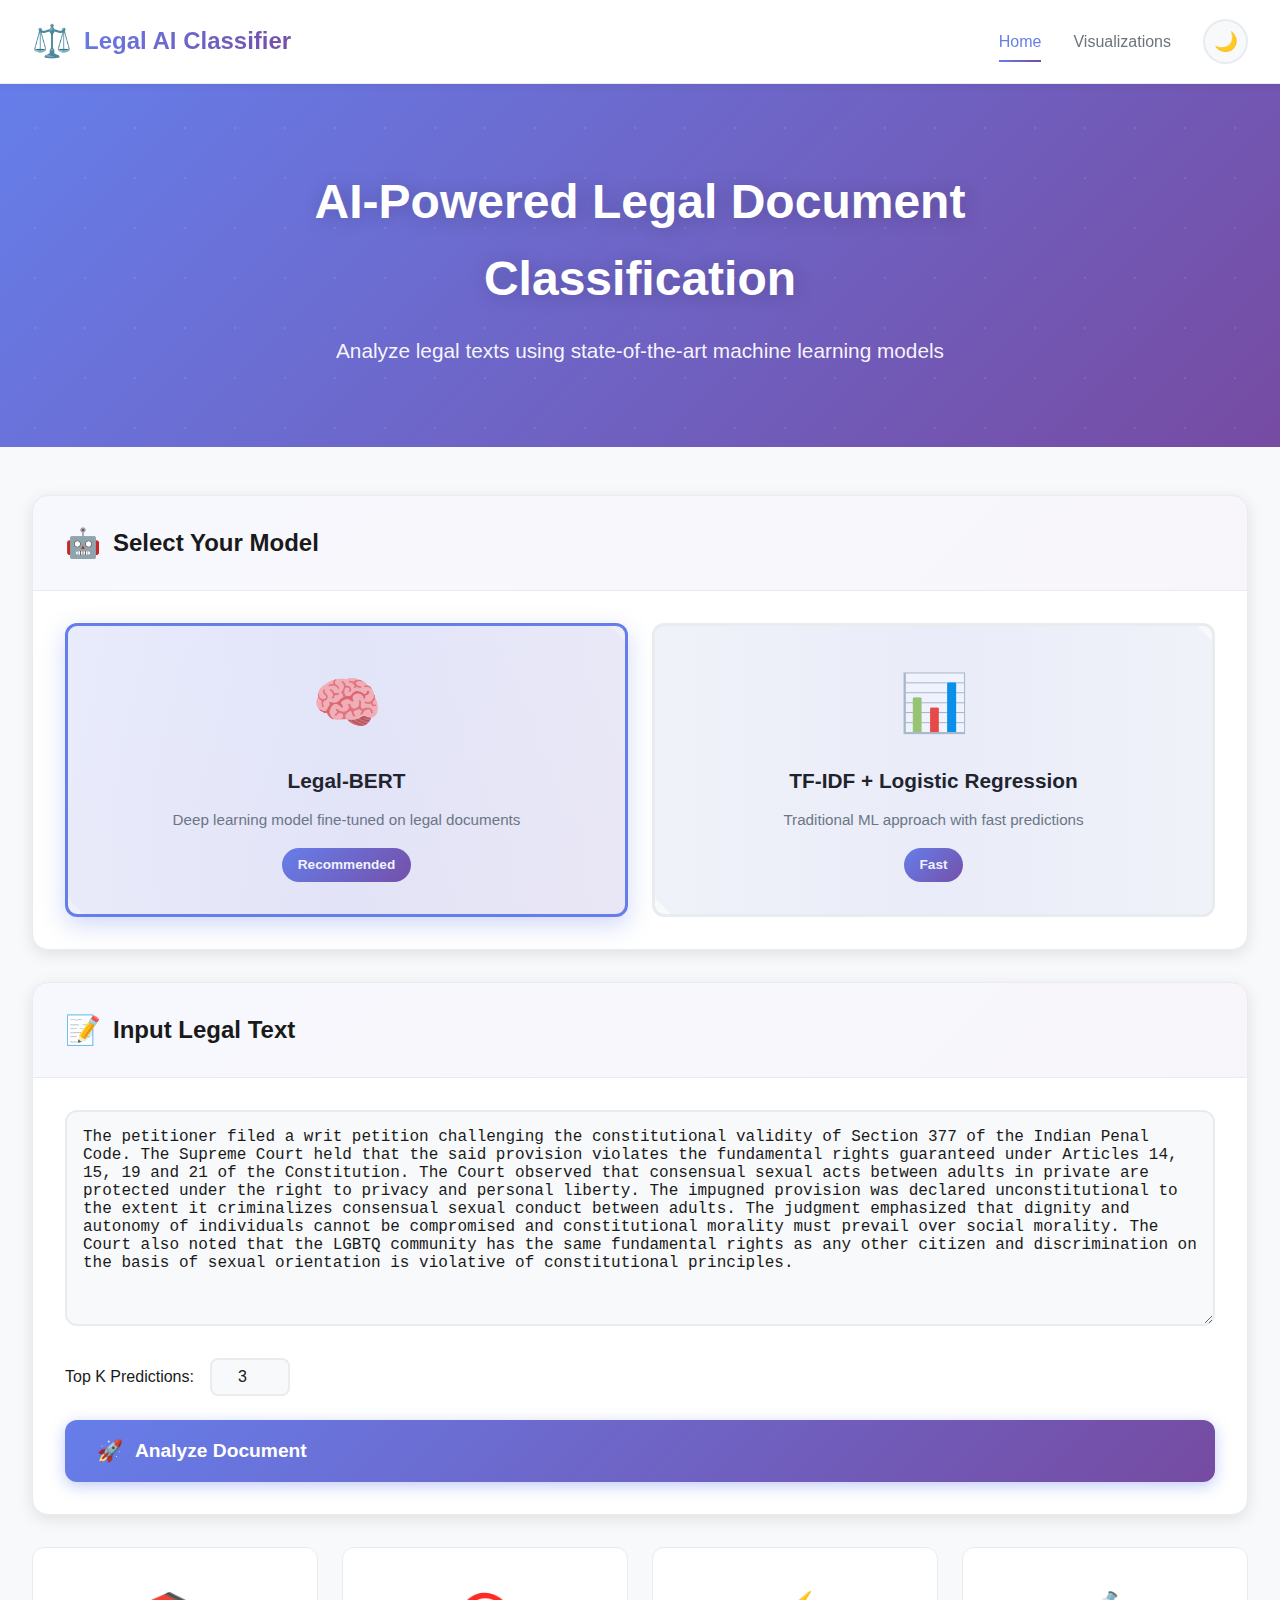
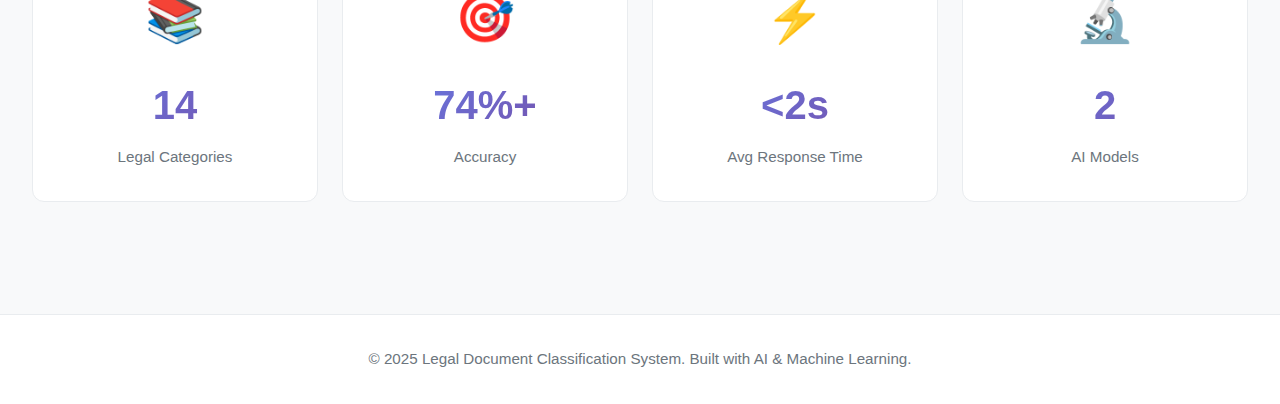
<file: templates/index.html>
<!DOCTYPE html>
<html lang="en">
<head>
    <meta charset="UTF-8">
    <meta name="viewport" content="width=device-width, initial-scale=1.0">
    <title>Legal Document Classification - Home</title>
    <link rel="stylesheet" href="/static/css/style.css">
</head>
<body>
    <!-- Navigation Bar -->
    <nav class="navbar">
        <div class="nav-container">
            <div class="nav-brand">
                <span class="logo-icon">⚖️</span>
                <span class="brand-text">Legal AI Classifier</span>
            </div>
            <div class="nav-links">
                <a href="/home" class="nav-link active">Home</a>
                <a href="/visualizations" class="nav-link">Visualizations</a>
                <button class="theme-toggle" id="theme-toggle">
                    <span class="theme-icon">🌙</span>
                </button>
            </div>
        </div>
    </nav>

    <!-- Hero Section -->
    <section class="hero">
        <div class="hero-content">
            <h1 class="hero-title animate-fade-in">AI-Powered Legal Document Classification</h1>
            <p class="hero-subtitle animate-fade-in-delay">Analyze legal texts using state-of-the-art machine learning models</p>
        </div>
    </section>

    <!-- Main Content -->
    <main class="main-container">
        <!-- Model Selection Section -->
        <section class="card animate-slide-up">
            <div class="card-header">
                <h2 class="card-title">
                    <span class="icon">🤖</span>
                    Select Your Model
                </h2>
            </div>
            <div class="card-body">
                <div class="model-selection">
                    <div class="model-card" id="model-bert" onclick="selectModel('bert')">
                        <div class="model-icon">🧠</div>
                        <h3>Legal-BERT</h3>
                        <p>Deep learning model fine-tuned on legal documents</p>
                        <div class="model-badge">Recommended</div>
                    </div>
                    <div class="model-card" id="model-tfidf" onclick="selectModel('tfidf')">
                        <div class="model-icon">📊</div>
                        <h3>TF-IDF + Logistic Regression</h3>
                        <p>Traditional ML approach with fast predictions</p>
                        <div class="model-badge">Fast</div>
                    </div>
                </div>
            </div>
        </section>

        <!-- Input Section -->
        <section class="card animate-slide-up-delay">
            <div class="card-header">
                <h2 class="card-title">
                    <span class="icon">📝</span>
                    Input Legal Text
                </h2>
            </div>
            <div class="card-body">
                <div class="input-group">
                    <textarea 
                        id="input-text" 
                        class="text-input" 
                        placeholder="Paste your legal document text here..."
                        rows="10"
                    >The petitioner filed a writ petition challenging the constitutional validity of Section 377 of the Indian Penal Code. The Supreme Court held that the said provision violates the fundamental rights guaranteed under Articles 14, 15, 19 and 21 of the Constitution. The Court observed that consensual sexual acts between adults in private are protected under the right to privacy and personal liberty. The impugned provision was declared unconstitutional to the extent it criminalizes consensual sexual conduct between adults. The judgment emphasized that dignity and autonomy of individuals cannot be compromised and constitutional morality must prevail over social morality. The Court also noted that the LGBTQ community has the same fundamental rights as any other citizen and discrimination on the basis of sexual orientation is violative of constitutional principles.</textarea>
                </div>
                
                <div class="options-grid">
                                       
                    <div class="option-item" id="topk-container" style="display: none;">
                        <label for="top-k" class="option-label">Top K Predictions:</label>
                        <input type="number" id="top-k" class="number-input" value="3" min="1" max="10">
                    </div>
                </div>

                <button class="btn btn-primary btn-predict" id="predict-btn">
                    <span class="btn-icon">🚀</span>
                    <span class="btn-text">Analyze Document</span>
                </button>
            </div>
        </section>

        <!-- Results Section -->
        <section class="card results-card animate-slide-up-delay-2" id="results-section" style="display: none;">
            <div class="card-header">
                <h2 class="card-title">
                    <span class="icon">✨</span>
                    Prediction Results
                </h2>
            </div>
            <div class="card-body">
                <div id="results-content"></div>
            </div>
        </section>

        <!-- Quick Stats -->
        <section class="stats-grid animate-slide-up-delay-3">
            <div class="stat-card">
                <div class="stat-icon">📚</div>
                <div class="stat-value">14</div>
                <div class="stat-label">Legal Categories</div>
            </div>
            <div class="stat-card">
                <div class="stat-icon">🎯</div>
                <div class="stat-value">74%+</div>
                <div class="stat-label">Accuracy</div>
            </div>
            <div class="stat-card">
                <div class="stat-icon">⚡</div>
                <div class="stat-value">&lt;2s</div>
                <div class="stat-label">Avg Response Time</div>
            </div>
            <div class="stat-card">
                <div class="stat-icon">🔬</div>
                <div class="stat-value">2</div>
                <div class="stat-label">AI Models</div>
            </div>
        </section>
    </main>

    <!-- Footer -->
    <footer class="footer">
        <div class="footer-content">
            <p>&copy; 2025 Legal Document Classification System. Built with AI & Machine Learning.</p>
        </div>
    </footer>

    <!-- Loading Overlay -->
    <div class="loading-overlay" id="loading-overlay">
        <div class="spinner"></div>
        <p class="loading-text">Analyzing document...</p>
    </div>

    <script src="/static/js/app.js"></script>
</body>
</html>
</file>
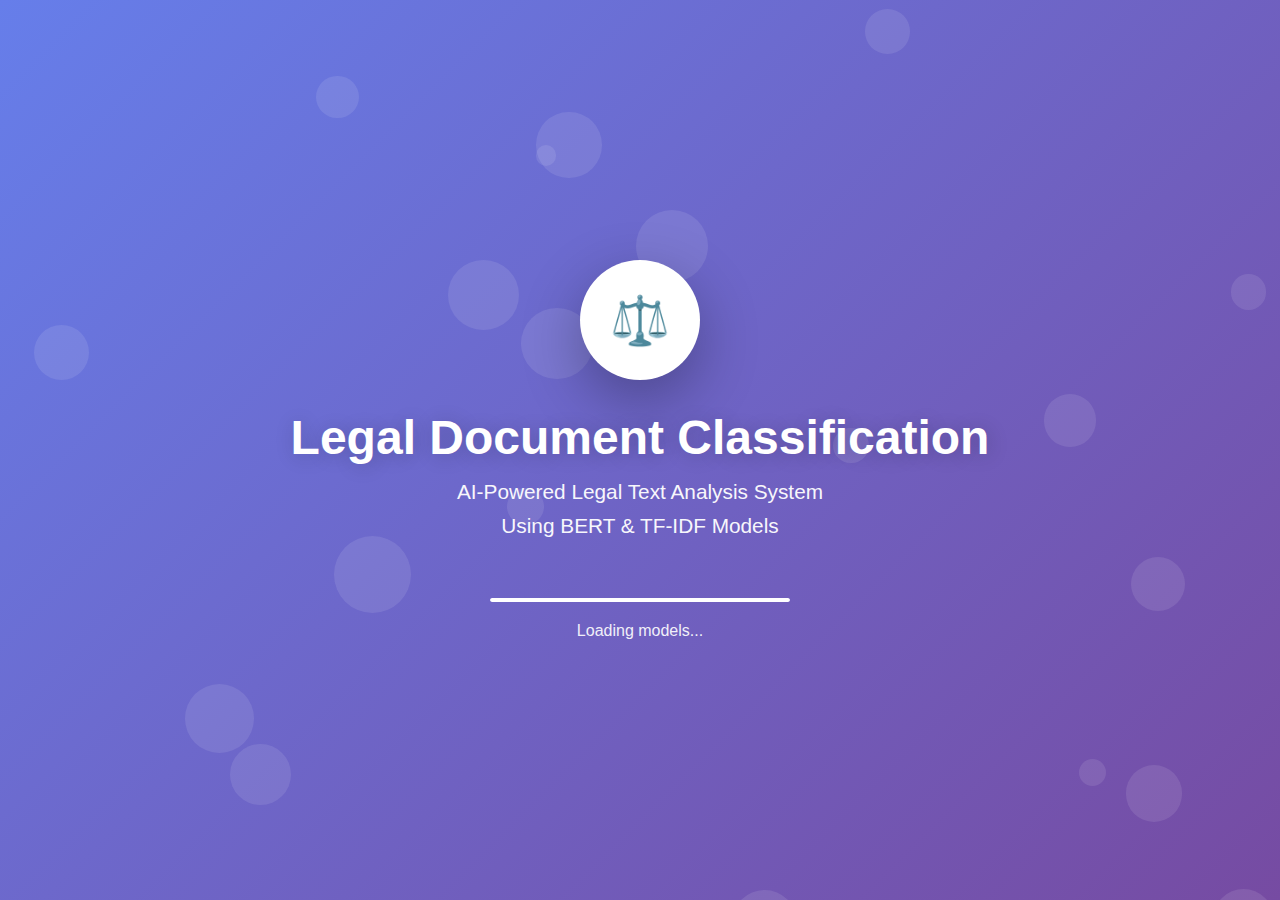
<file: templates/splash.html>
<!DOCTYPE html>
<html lang="en">
<head>
    <meta charset="UTF-8">
    <meta name="viewport" content="width=device-width, initial-scale=1.0">
    <title>Legal Document Classification</title>
    <style>
        * {
            margin: 0;
            padding: 0;
            box-sizing: border-box;
        }

        body {
            font-family: 'Segoe UI', Tahoma, Geneva, Verdana, sans-serif;
            overflow: hidden;
            background: linear-gradient(135deg, #667eea 0%, #764ba2 100%);
        }

        .splash-container {
            display: flex;
            flex-direction: column;
            align-items: center;
            justify-content: center;
            height: 100vh;
            position: relative;
            z-index: 10;
        }

        .logo-container {
            animation: fadeInDown 1s ease-out;
        }

        .logo {
            width: 120px;
            height: 120px;
            background: white;
            border-radius: 50%;
            display: flex;
            align-items: center;
            justify-content: center;
            font-size: 48px;
            margin-bottom: 30px;
            box-shadow: 0 20px 60px rgba(0, 0, 0, 0.3);
            animation: pulse 2s infinite;
        }

        .project-title {
            color: white;
            text-align: center;
            animation: fadeInUp 1.2s ease-out;
        }

        .project-title h1 {
            font-size: 3rem;
            font-weight: 700;
            margin-bottom: 15px;
            text-shadow: 2px 2px 20px rgba(0, 0, 0, 0.2);
        }

        .project-title p {
            font-size: 1.3rem;
            opacity: 0.95;
            margin-bottom: 10px;
        }

        .subtitle {
            font-size: 1rem;
            opacity: 0.8;
            font-weight: 300;
        }

        .loading-container {
            margin-top: 50px;
            animation: fadeIn 1.5s ease-out;
        }

        .loading-bar {
            width: 300px;
            height: 4px;
            background: rgba(255, 255, 255, 0.3);
            border-radius: 10px;
            overflow: hidden;
        }

        .loading-progress {
            height: 100%;
            background: white;
            border-radius: 10px;
            animation: loading 2s ease-in-out;
            box-shadow: 0 0 20px rgba(255, 255, 255, 0.6);
        }

        .loading-text {
            color: white;
            text-align: center;
            margin-top: 20px;
            font-size: 1rem;
            opacity: 0.9;
        }

        /* Animated background particles */
        .particles {
            position: absolute;
            width: 100%;
            height: 100%;
            overflow: hidden;
            z-index: 1;
        }

        .particle {
            position: absolute;
            background: rgba(255, 255, 255, 0.1);
            border-radius: 50%;
            animation: float 6s infinite;
        }

        @keyframes fadeInDown {
            from {
                opacity: 0;
                transform: translateY(-50px);
            }
            to {
                opacity: 1;
                transform: translateY(0);
            }
        }

        @keyframes fadeInUp {
            from {
                opacity: 0;
                transform: translateY(50px);
            }
            to {
                opacity: 1;
                transform: translateY(0);
            }
        }

        @keyframes fadeIn {
            from {
                opacity: 0;
            }
            to {
                opacity: 1;
            }
        }

        @keyframes pulse {
            0%, 100% {
                transform: scale(1);
            }
            50% {
                transform: scale(1.05);
            }
        }

        @keyframes loading {
            0% {
                width: 0%;
            }
            100% {
                width: 100%;
            }
        }

        @keyframes float {
            0%, 100% {
                transform: translateY(0) translateX(0);
                opacity: 0;
            }
            10% {
                opacity: 0.3;
            }
            90% {
                opacity: 0.3;
            }
            50% {
                transform: translateY(-100vh) translateX(50px);
            }
        }

        @media (max-width: 768px) {
            .project-title h1 {
                font-size: 2rem;
            }
            .project-title p {
                font-size: 1rem;
            }
        }
    </style>
</head>
<body>
    <div class="particles" id="particles"></div>
    
    <div class="splash-container">
        <div class="logo-container">
            <div class="logo">⚖️</div>
        </div>
        
        <div class="project-title">
            <h1>Legal Document Classification</h1>
            <p>AI-Powered Legal Text Analysis System</p>
            <p class="subtitle">Using BERT & TF-IDF Models</p>
        </div>
        
        <div class="loading-container">
            <div class="loading-bar">
                <div class="loading-progress"></div>
            </div>
            <div class="loading-text">Loading models...</div>
        </div>
    </div>

    <script>
        // Create floating particles
        function createParticles() {
            const particlesContainer = document.getElementById('particles');
            const particleCount = 20;
            
            for (let i = 0; i < particleCount; i++) {
                const particle = document.createElement('div');
                particle.className = 'particle';
                
                const size = Math.random() * 60 + 20;
                particle.style.width = size + 'px';
                particle.style.height = size + 'px';
                particle.style.left = Math.random() * 100 + '%';
                particle.style.top = Math.random() * 100 + '%';
                particle.style.animationDelay = Math.random() * 6 + 's';
                particle.style.animationDuration = (Math.random() * 4 + 4) + 's';
                
                particlesContainer.appendChild(particle);
            }
        }

        createParticles();

        // Redirect to main page after animation
        setTimeout(() => {
            window.location.href = '/home';
        }, 3000);
    </script>
</body>
</html>
</file>
<file: static/css/style.css>
/* ===================================
   RESET & ROOT VARIABLES
   =================================== */
* {
    margin: 0;
    padding: 0;
    box-sizing: border-box;
}

:root {
    /* Light Theme Colors */
    --bg-primary: #f8f9fa;
    --bg-secondary: #ffffff;
    --bg-card: #ffffff;
    --text-primary: #1a1a1a;
    --text-secondary: #6c757d;
    --accent-primary: #667eea;
    --accent-secondary: #764ba2;
    --border-color: #e9ecef;
    --shadow-sm: 0 2px 8px rgba(0, 0, 0, 0.05);
    --shadow-md: 0 4px 16px rgba(0, 0, 0, 0.1);
    --shadow-lg: 0 10px 30px rgba(0, 0, 0, 0.15);
    --success: #28a745;
    --warning: #ffc107;
    --danger: #dc3545;
    --info: #17a2b8;
}

[data-theme="dark"] {
    --bg-primary: #0f0f1e;
    --bg-secondary: #1a1a2e;
    --bg-card: #16213e;
    --text-primary: #e4e4e7;
    --text-secondary: #a1a1aa;
    --accent-primary: #818cf8;
    --accent-secondary: #a78bfa;
    --border-color: #27272a;
    --shadow-sm: 0 2px 8px rgba(0, 0, 0, 0.3);
    --shadow-md: 0 4px 16px rgba(0, 0, 0, 0.4);
    --shadow-lg: 0 10px 30px rgba(0, 0, 0, 0.5);
}

/* ===================================
   GLOBAL STYLES
   =================================== */
body {
    font-family: 'Segoe UI', 'Roboto', 'Helvetica Neue', Arial, sans-serif;
    background: var(--bg-primary);
    color: var(--text-primary);
    line-height: 1.6;
    transition: background-color 0.3s ease, color 0.3s ease;
    min-height: 100vh;
}

/* ===================================
   NAVIGATION BAR
   =================================== */
.navbar {
    background: var(--bg-card);
    border-bottom: 1px solid var(--border-color);
    box-shadow: var(--shadow-sm);
    position: sticky;
    top: 0;
    z-index: 100;
    animation: slideDown 0.5s ease-out;
}

.nav-container {
    max-width: 1400px;
    margin: 0 auto;
    padding: 1rem 2rem;
    display: flex;
    justify-content: space-between;
    align-items: center;
}

.nav-brand {
    display: flex;
    align-items: center;
    gap: 0.75rem;
    font-size: 1.5rem;
    font-weight: 700;
    color: var(--text-primary);
}

.logo-icon {
    font-size: 2rem;
    animation: bounce 2s infinite;
}

.brand-text {
    background: linear-gradient(135deg, var(--accent-primary), var(--accent-secondary));
    -webkit-background-clip: text;
    -webkit-text-fill-color: transparent;
    background-clip: text;
}

.nav-links {
    display: flex;
    align-items: center;
    gap: 2rem;
}

.nav-link {
    text-decoration: none;
    color: var(--text-secondary);
    font-weight: 500;
    transition: all 0.3s ease;
    position: relative;
    padding: 0.5rem 0;
}

.nav-link::after {
    content: '';
    position: absolute;
    bottom: 0;
    left: 0;
    width: 0;
    height: 2px;
    background: linear-gradient(90deg, var(--accent-primary), var(--accent-secondary));
    transition: width 0.3s ease;
}

.nav-link:hover::after,
.nav-link.active::after {
    width: 100%;
}

.nav-link.active {
    color: var(--accent-primary);
}

/* Theme Toggle */
.theme-toggle {
    background: var(--bg-primary);
    border: 2px solid var(--border-color);
    border-radius: 50%;
    width: 45px;
    height: 45px;
    display: flex;
    align-items: center;
    justify-content: center;
    cursor: pointer;
    transition: all 0.3s ease;
    font-size: 1.2rem;
}

.theme-toggle:hover {
    transform: scale(1.1) rotate(15deg);
    box-shadow: var(--shadow-md);
}

/* ===================================
   HERO SECTION
   =================================== */
.hero {
    background: linear-gradient(135deg, var(--accent-primary), var(--accent-secondary));
    padding: 5rem 2rem;
    text-align: center;
    position: relative;
    overflow: hidden;
}

.hero::before {
    content: '';
    position: absolute;
    top: -50%;
    left: -50%;
    width: 200%;
    height: 200%;
    background: radial-gradient(circle, rgba(255,255,255,0.1) 1px, transparent 1px);
    background-size: 50px 50px;
    animation: moveBackground 20s linear infinite;
}

.hero-small {
    padding: 3rem 2rem;
}

.hero-content {
    position: relative;
    z-index: 2;
    max-width: 900px;
    margin: 0 auto;
}

.hero-title {
    font-size: 3rem;
    font-weight: 800;
    color: white;
    margin-bottom: 1rem;
    text-shadow: 2px 2px 20px rgba(0, 0, 0, 0.2);
}

.hero-subtitle {
    font-size: 1.3rem;
    color: rgba(255, 255, 255, 0.95);
    font-weight: 300;
}

/* ===================================
   MAIN CONTAINER
   =================================== */
.main-container {
    max-width: 1400px;
    margin: 0 auto;
    padding: 3rem 2rem;
}

/* ===================================
   CARD COMPONENTS
   =================================== */
.card {
    background: var(--bg-card);
    border-radius: 16px;
    box-shadow: var(--shadow-md);
    margin-bottom: 2rem;
    overflow: hidden;
    transition: all 0.3s ease;
    border: 1px solid var(--border-color);
}

.card:hover {
    box-shadow: var(--shadow-lg);
    transform: translateY(-2px);
}

.card-header {
    padding: 1.5rem 2rem;
    border-bottom: 1px solid var(--border-color);
    background: linear-gradient(135deg, rgba(102, 126, 234, 0.05), rgba(118, 75, 162, 0.05));
}

.card-title {
    font-size: 1.5rem;
    font-weight: 700;
    display: flex;
    align-items: center;
    gap: 0.75rem;
    color: var(--text-primary);
}

.icon {
    font-size: 1.8rem;
}

.card-body {
    padding: 2rem;
}

/* ===================================
   MODEL SELECTION
   =================================== */
.model-selection {
    display: grid;
    grid-template-columns: repeat(auto-fit, minmax(280px, 1fr));
    gap: 1.5rem;
}

.model-card {
    background: var(--bg-primary);
    border: 3px solid var(--border-color);
    border-radius: 12px;
    padding: 2rem;
    text-align: center;
    cursor: pointer;
    transition: all 0.3s ease;
    position: relative;
    overflow: hidden;
}

.model-card::before {
    content: '';
    position: absolute;
    top: -50%;
    left: -50%;
    width: 200%;
    height: 200%;
    background: linear-gradient(45deg, transparent, rgba(102, 126, 234, 0.1), transparent);
    transform: rotate(45deg);
    transition: all 0.5s ease;
}

.model-card:hover::before {
    left: 100%;
}

.model-card:hover {
    transform: translateY(-8px);
    border-color: var(--accent-primary);
    box-shadow: 0 8px 25px rgba(102, 126, 234, 0.3);
}

.model-card.selected {
    border-color: var(--accent-primary);
    background: linear-gradient(135deg, rgba(102, 126, 234, 0.1), rgba(118, 75, 162, 0.1));
    box-shadow: 0 8px 25px rgba(102, 126, 234, 0.3);
}

.model-icon {
    font-size: 3.5rem;
    margin-bottom: 1rem;
    animation: float 3s ease-in-out infinite;
}

.model-card h3 {
    font-size: 1.3rem;
    margin-bottom: 0.75rem;
    color: var(--text-primary);
}

.model-card p {
    color: var(--text-secondary);
    font-size: 0.95rem;
    line-height: 1.5;
}

.model-badge {
    display: inline-block;
    background: linear-gradient(135deg, var(--accent-primary), var(--accent-secondary));
    color: white;
    padding: 0.4rem 1rem;
    border-radius: 20px;
    font-size: 0.85rem;
    font-weight: 600;
    margin-top: 1rem;
}

/* ===================================
   INPUT ELEMENTS
   =================================== */
.input-group {
    margin-bottom: 1.5rem;
}

.text-input {
    width: 100%;
    padding: 1rem;
    border: 2px solid var(--border-color);
    border-radius: 12px;
    background: var(--bg-primary);
    color: var(--text-primary);
    font-size: 1rem;
    font-family: 'Consolas', 'Monaco', 'Courier New', monospace;
    resize: vertical;
    transition: all 0.3s ease;
}

.text-input:focus {
    outline: none;
    border-color: var(--accent-primary);
    box-shadow: 0 0 0 3px rgba(102, 126, 234, 0.1);
}

.text-input::placeholder {
    color: var(--text-secondary);
    opacity: 0.6;
}

/* Options Grid */
.options-grid {
    display: grid;
    grid-template-columns: repeat(auto-fit, minmax(200px, 1fr));
    gap: 1.5rem;
    margin-bottom: 1.5rem;
}

.option-item {
    display: flex;
    align-items: center;
    gap: 1rem;
}

.option-label {
    color: var(--text-primary);
    font-weight: 500;
}

/* Toggle Switch */
.toggle-switch {
    position: relative;
    display: inline-block;
    width: 60px;
    height: 30px;
}

.toggle-switch input {
    opacity: 0;
    width: 0;
    height: 0;
}

.slider {
    position: absolute;
    cursor: pointer;
    top: 0;
    left: 0;
    right: 0;
    bottom: 0;
    background-color: var(--border-color);
    transition: 0.4s;
    border-radius: 34px;
}

.slider:before {
    position: absolute;
    content: "";
    height: 22px;
    width: 22px;
    left: 4px;
    bottom: 4px;
    background-color: white;
    transition: 0.4s;
    border-radius: 50%;
}

input:checked + .slider {
    background: linear-gradient(135deg, var(--accent-primary), var(--accent-secondary));
}

input:checked + .slider:before {
    transform: translateX(30px);
}

/* Number Input */
.number-input {
    width: 80px;
    padding: 0.5rem;
    border: 2px solid var(--border-color);
    border-radius: 8px;
    background: var(--bg-primary);
    color: var(--text-primary);
    font-size: 1rem;
    text-align: center;
}

.number-input:focus {
    outline: none;
    border-color: var(--accent-primary);
}

/* ===================================
   BUTTONS
   =================================== */
.btn {
    padding: 1rem 2rem;
    border: none;
    border-radius: 12px;
    font-size: 1.1rem;
    font-weight: 600;
    cursor: pointer;
    transition: all 0.3s ease;
    display: inline-flex;
    align-items: center;
    gap: 0.75rem;
    position: relative;
    overflow: hidden;
}

.btn::before {
    content: '';
    position: absolute;
    top: 50%;
    left: 50%;
    width: 0;
    height: 0;
    border-radius: 50%;
    background: rgba(255, 255, 255, 0.3);
    transform: translate(-50%, -50%);
    transition: width 0.6s, height 0.6s;
}

.btn:hover::before {
    width: 300px;
    height: 300px;
}

.btn-primary {
    background: linear-gradient(135deg, var(--accent-primary), var(--accent-secondary));
    color: white;
    box-shadow: 0 4px 15px rgba(102, 126, 234, 0.4);
}

.btn-primary:hover {
    transform: translateY(-2px);
    box-shadow: 0 8px 25px rgba(102, 126, 234, 0.5);
}

.btn-primary:active {
    transform: translateY(0);
}

.btn-predict {
    width: 100%;
    font-size: 1.2rem;
    padding: 1.2rem 2rem;
}

.btn-icon {
    font-size: 1.3rem;
}

.btn-text {
    position: relative;
    z-index: 1;
}

/* ===================================
   RESULTS SECTION
   =================================== */
.results-card {
    animation: fadeInScale 0.5s ease-out;
}

.result-item {
    background: var(--bg-primary);
    padding: 1.5rem;
    border-radius: 12px;
    margin-bottom: 1rem;
    border-left: 4px solid var(--accent-primary);
    animation: slideInLeft 0.5s ease-out;
}

.result-label {
    font-size: 1.3rem;
    font-weight: 700;
    color: var(--text-primary);
    margin-bottom: 0.5rem;
}

.result-confidence {
    display: flex;
    align-items: center;
    gap: 1rem;
    margin-top: 0.75rem;
}

.confidence-bar {
    flex: 1;
    height: 12px;
    background: var(--border-color);
    border-radius: 10px;
    overflow: hidden;
    position: relative;
}

.confidence-fill {
    height: 100%;
    background: linear-gradient(90deg, var(--accent-primary), var(--accent-secondary));
    border-radius: 10px;
    transition: width 1s ease-out;
    box-shadow: 0 0 10px rgba(102, 126, 234, 0.5);
}

.confidence-text {
    font-weight: 600;
    color: var(--accent-primary);
}

/* ===================================
   STATS GRID
   =================================== */
.stats-grid {
    display: grid;
    grid-template-columns: repeat(auto-fit, minmax(200px, 1fr));
    gap: 1.5rem;
    margin-top: 2rem;
}

.stat-card {
    background: var(--bg-card);
    border: 1px solid var(--border-color);
    border-radius: 12px;
    padding: 2rem;
    text-align: center;
    transition: all 0.3s ease;
}

.stat-card:hover {
    transform: translateY(-5px);
    box-shadow: var(--shadow-lg);
}

.stat-icon {
    font-size: 3rem;
    margin-bottom: 1rem;
    animation: bounce 2s infinite;
}

.stat-value {
    font-size: 2.5rem;
    font-weight: 800;
    background: linear-gradient(135deg, var(--accent-primary), var(--accent-secondary));
    -webkit-background-clip: text;
    -webkit-text-fill-color: transparent;
    background-clip: text;
    margin-bottom: 0.5rem;
}

.stat-label {
    color: var(--text-secondary);
    font-size: 0.95rem;
    font-weight: 500;
}

/* ===================================
   VISUALIZATIONS PAGE
   =================================== */
.viz-grid {
    display: grid;
    grid-template-columns: repeat(auto-fit, minmax(350px, 1fr));
    gap: 2rem;
}

.viz-item {
    background: var(--bg-primary);
    border-radius: 12px;
    overflow: hidden;
    cursor: pointer;
    transition: all 0.3s ease;
    border: 2px solid var(--border-color);
}

.viz-item:hover {
    transform: scale(1.03);
    box-shadow: var(--shadow-lg);
    border-color: var(--accent-primary);
}

.viz-item img {
    width: 100%;
    height: auto;
    display: block;
}

.viz-caption {
    padding: 1rem;
    font-weight: 600;
    color: var(--text-primary);
    text-align: center;
    background: var(--bg-card);
}

/* CSV Tables */
.csv-table {
    width: 100%;
    border-collapse: collapse;
    margin-bottom: 2rem;
    background: var(--bg-primary);
    border-radius: 12px;
    overflow: hidden;
}

.csv-table thead {
    background: linear-gradient(135deg, var(--accent-primary), var(--accent-secondary));
    color: white;
}

.csv-table th,
.csv-table td {
    padding: 1rem;
    text-align: left;
    border-bottom: 1px solid var(--border-color);
}

.csv-table tbody tr:hover {
    background: rgba(102, 126, 234, 0.05);
}

/* ===================================
   MODAL
   =================================== */
.modal {
    display: none;
    position: fixed;
    top: 0;
    left: 0;
    width: 100%;
    height: 100%;
    z-index: 1000;
    animation: fadeIn 0.3s ease-out;
}

.modal.active {
    display: flex;
    align-items: center;
    justify-content: center;
}

.modal-overlay {
    position: absolute;
    top: 0;
    left: 0;
    width: 100%;
    height: 100%;
    background: rgba(0, 0, 0, 0.85);
    backdrop-filter: blur(5px);
}

.modal-content {
    position: relative;
    max-width: 90vw;
    max-height: 90vh;
    background: var(--bg-card);
    border-radius: 16px;
    padding: 2rem;
    animation: scaleIn 0.3s ease-out;
}

.modal-close {
    position: absolute;
    top: 1rem;
    right: 1rem;
    background: var(--danger);
    color: white;
    border: none;
    width: 40px;
    height: 40px;
    border-radius: 50%;
    font-size: 1.5rem;
    cursor: pointer;
    transition: all 0.3s ease;
    z-index: 10;
}

.modal-close:hover {
    transform: rotate(90deg) scale(1.1);
}

#modal-image {
    max-width: 100%;
    max-height: 70vh;
    border-radius: 12px;
    display: block;
}

.modal-caption {
    text-align: center;
    margin-top: 1rem;
    font-size: 1.2rem;
    font-weight: 600;
    color: var(--text-primary);
}

.modal-nav {
    display: flex;
    justify-content: center;
    gap: 1rem;
    margin-top: 1.5rem;
}

.modal-nav-btn {
    padding: 0.75rem 1.5rem;
    background: linear-gradient(135deg, var(--accent-primary), var(--accent-secondary));
    color: white;
    border: none;
    border-radius: 8px;
    cursor: pointer;
    font-weight: 600;
    transition: all 0.3s ease;
}

.modal-nav-btn:hover {
    transform: scale(1.05);
    box-shadow: 0 4px 15px rgba(102, 126, 234, 0.4);
}

/* ===================================
   LOADING OVERLAY
   =================================== */
.loading-overlay {
    display: none;
    position: fixed;
    top: 0;
    left: 0;
    width: 100%;
    height: 100%;
    background: rgba(0, 0, 0, 0.7);
    backdrop-filter: blur(5px);
    z-index: 999;
    align-items: center;
    justify-content: center;
    flex-direction: column;
}

.loading-overlay.active {
    display: flex;
}

.spinner {
    width: 60px;
    height: 60px;
    border: 5px solid rgba(255, 255, 255, 0.2);
    border-top: 5px solid white;
    border-radius: 50%;
    animation: spin 1s linear infinite;
}

.loading-text {
    color: white;
    margin-top: 1.5rem;
    font-size: 1.2rem;
    font-weight: 600;
}

/* ===================================
   FOOTER
   =================================== */
.footer {
    background: var(--bg-card);
    border-top: 1px solid var(--border-color);
    padding: 2rem;
    text-align: center;
    margin-top: 4rem;
}

.footer-content {
    color: var(--text-secondary);
    font-size: 0.95rem;
}

/* ===================================
   ANIMATIONS
   =================================== */
@keyframes fadeIn {
    from {
        opacity: 0;
    }
    to {
        opacity: 1;
    }
}

@keyframes fadeInScale {
    from {
        opacity: 0;
        transform: scale(0.9);
    }
    to {
        opacity: 1;
        transform: scale(1);
    }
}

@keyframes slideDown {
    from {
        transform: translateY(-100%);
    }
    to {
        transform: translateY(0);
    }
}

@keyframes slideInLeft {
    from {
        opacity: 0;
        transform: translateX(-30px);
    }
    to {
        opacity: 1;
        transform: translateX(0);
    }
}

@keyframes scaleIn {
    from {
        transform: scale(0.8);
        opacity: 0;
    }
    to {
        transform: scale(1);
        opacity: 1;
    }
}

@keyframes bounce {
    0%, 100% {
        transform: translateY(0);
    }
    50% {
        transform: translateY(-10px);
    }
}

@keyframes float {
    0%, 100% {
        transform: translateY(0);
    }
    50% {
        transform: translateY(-15px);
    }
}

@keyframes spin {
    to {
        transform: rotate(360deg);
    }
}

@keyframes moveBackground {
    to {
        transform: translate(50px, 50px);
    }
}

.animate-fade-in {
    animation: fadeIn 1s ease-out;
}

.animate-fade-in-delay {
    animation: fadeIn 1s ease-out 0.3s backwards;
}

.animate-slide-up {
    animation: slideInLeft 0.8s ease-out;
}

.animate-slide-up-delay {
    animation: slideInLeft 0.8s ease-out 0.2s backwards;
}

.animate-slide-up-delay-2 {
    animation: slideInLeft 0.8s ease-out 0.4s backwards;
}

.animate-slide-up-delay-3 {
    animation: slideInLeft 0.8s ease-out 0.6s backwards;
}

/* ===================================
   RESPONSIVE DESIGN
   =================================== */
@media (max-width: 768px) {
    .nav-container {
        flex-direction: column;
        gap: 1rem;
    }

    .hero-title {
        font-size: 2rem;
    }

    .hero-subtitle {
        font-size: 1rem;
    }

    .model-selection {
        grid-template-columns: 1fr;
    }

    .stats-grid {
        grid-template-columns: repeat(2, 1fr);
    }

    .viz-grid {
        grid-template-columns: 1fr;
    }

    .modal-content {
        padding: 1rem;
    }

    .modal-nav {
        flex-direction: column;
    }
}

@media (max-width: 480px) {
    .stats-grid {
        grid-template-columns: 1fr;
    }

    .btn-predict {
        font-size: 1rem;
        padding: 1rem;
    }
}
</file>
